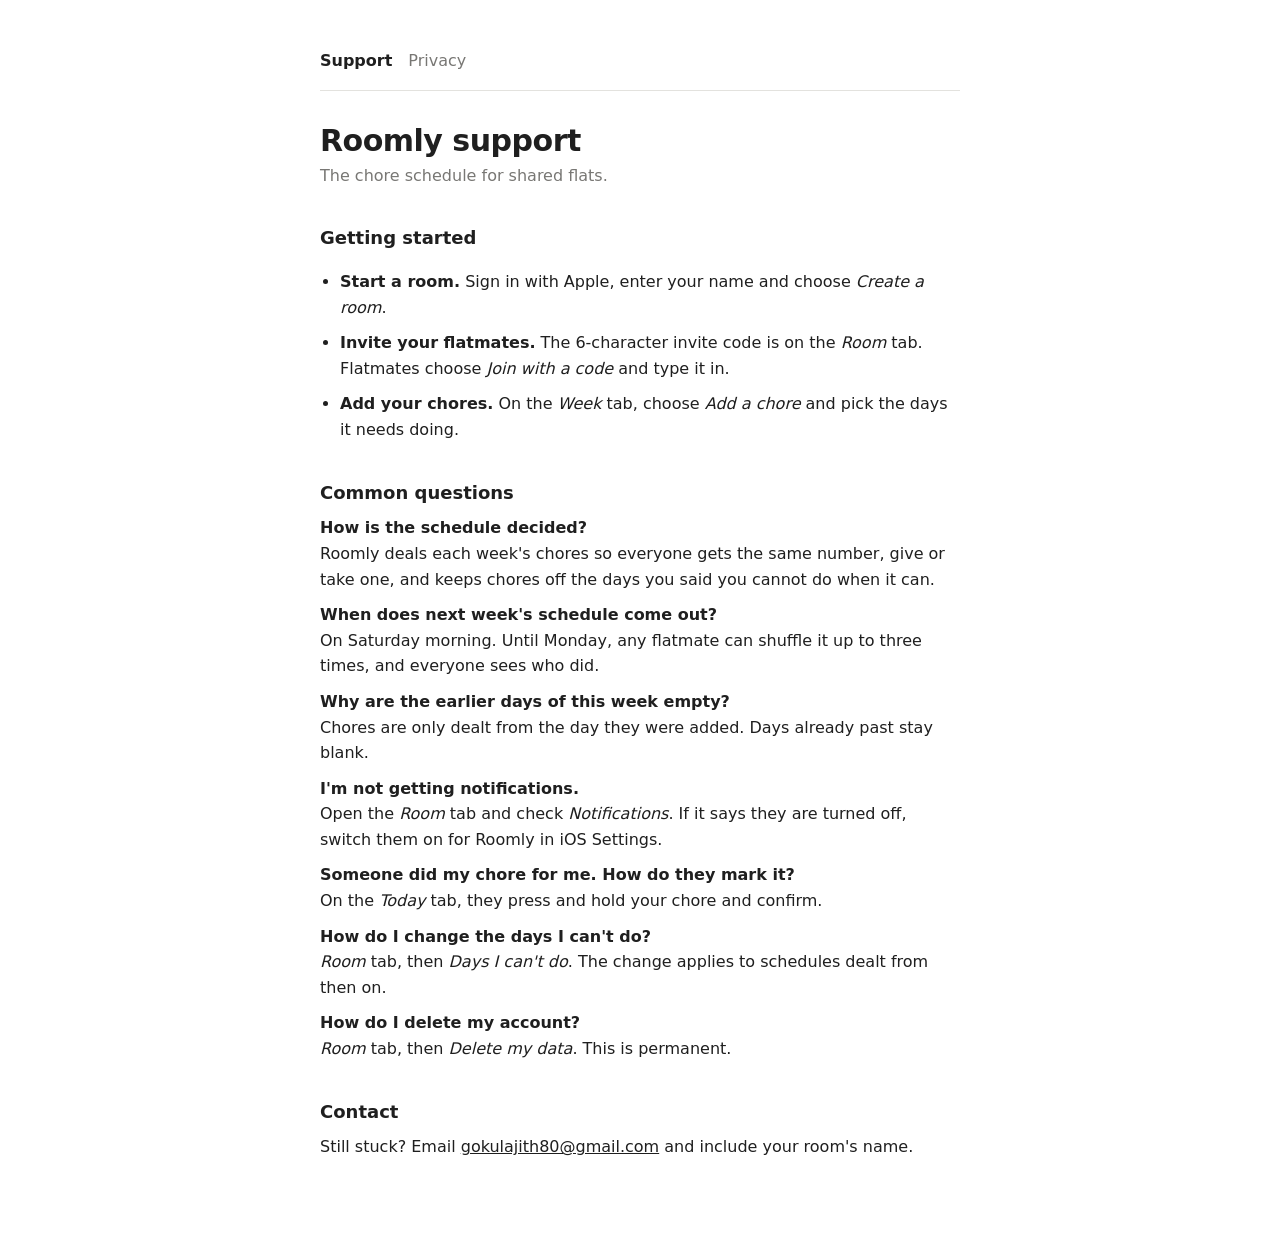
<file: index.html>
<!doctype html>
<html lang="en">
<head>
<meta charset="utf-8">
<meta name="viewport" content="width=device-width, initial-scale=1">
<title>Roomly support</title>
<link rel="stylesheet" href="style.css">
</head>
<body>
<main>
<nav><a href="index.html" aria-current="page">Support</a><a href="privacy.html">Privacy</a></nav>
<h1>Roomly support</h1>
<p class="muted">The chore schedule for shared flats.</p>

<h2>Getting started</h2>
<ul>
<li><strong>Start a room.</strong> Sign in with Apple, enter your name and choose <em>Create a room</em>.</li>
<li><strong>Invite your flatmates.</strong> The 6-character invite code is on the <em>Room</em> tab. Flatmates choose <em>Join with a code</em> and type it in.</li>
<li><strong>Add your chores.</strong> On the <em>Week</em> tab, choose <em>Add a chore</em> and pick the days it needs doing.</li>
</ul>

<h2>Common questions</h2>
<p><strong>How is the schedule decided?</strong><br>Roomly deals each week's chores so everyone gets the same number, give or take one, and keeps chores off the days you said you cannot do when it can.</p>
<p><strong>When does next week's schedule come out?</strong><br>On Saturday morning. Until Monday, any flatmate can shuffle it up to three times, and everyone sees who did.</p>
<p><strong>Why are the earlier days of this week empty?</strong><br>Chores are only dealt from the day they were added. Days already past stay blank.</p>
<p><strong>I'm not getting notifications.</strong><br>Open the <em>Room</em> tab and check <em>Notifications</em>. If it says they are turned off, switch them on for Roomly in iOS Settings.</p>
<p><strong>Someone did my chore for me. How do they mark it?</strong><br>On the <em>Today</em> tab, they press and hold your chore and confirm.</p>
<p><strong>How do I change the days I can't do?</strong><br><em>Room</em> tab, then <em>Days I can't do</em>. The change applies to schedules dealt from then on.</p>
<p><strong>How do I delete my account?</strong><br><em>Room</em> tab, then <em>Delete my data</em>. This is permanent.</p>

<h2>Contact</h2>
<p>Still stuck? Email <a href="mailto:gokulajith80@gmail.com">gokulajith80@gmail.com</a> and include your room's name.</p>
</main>
</body>
</html>
</file>
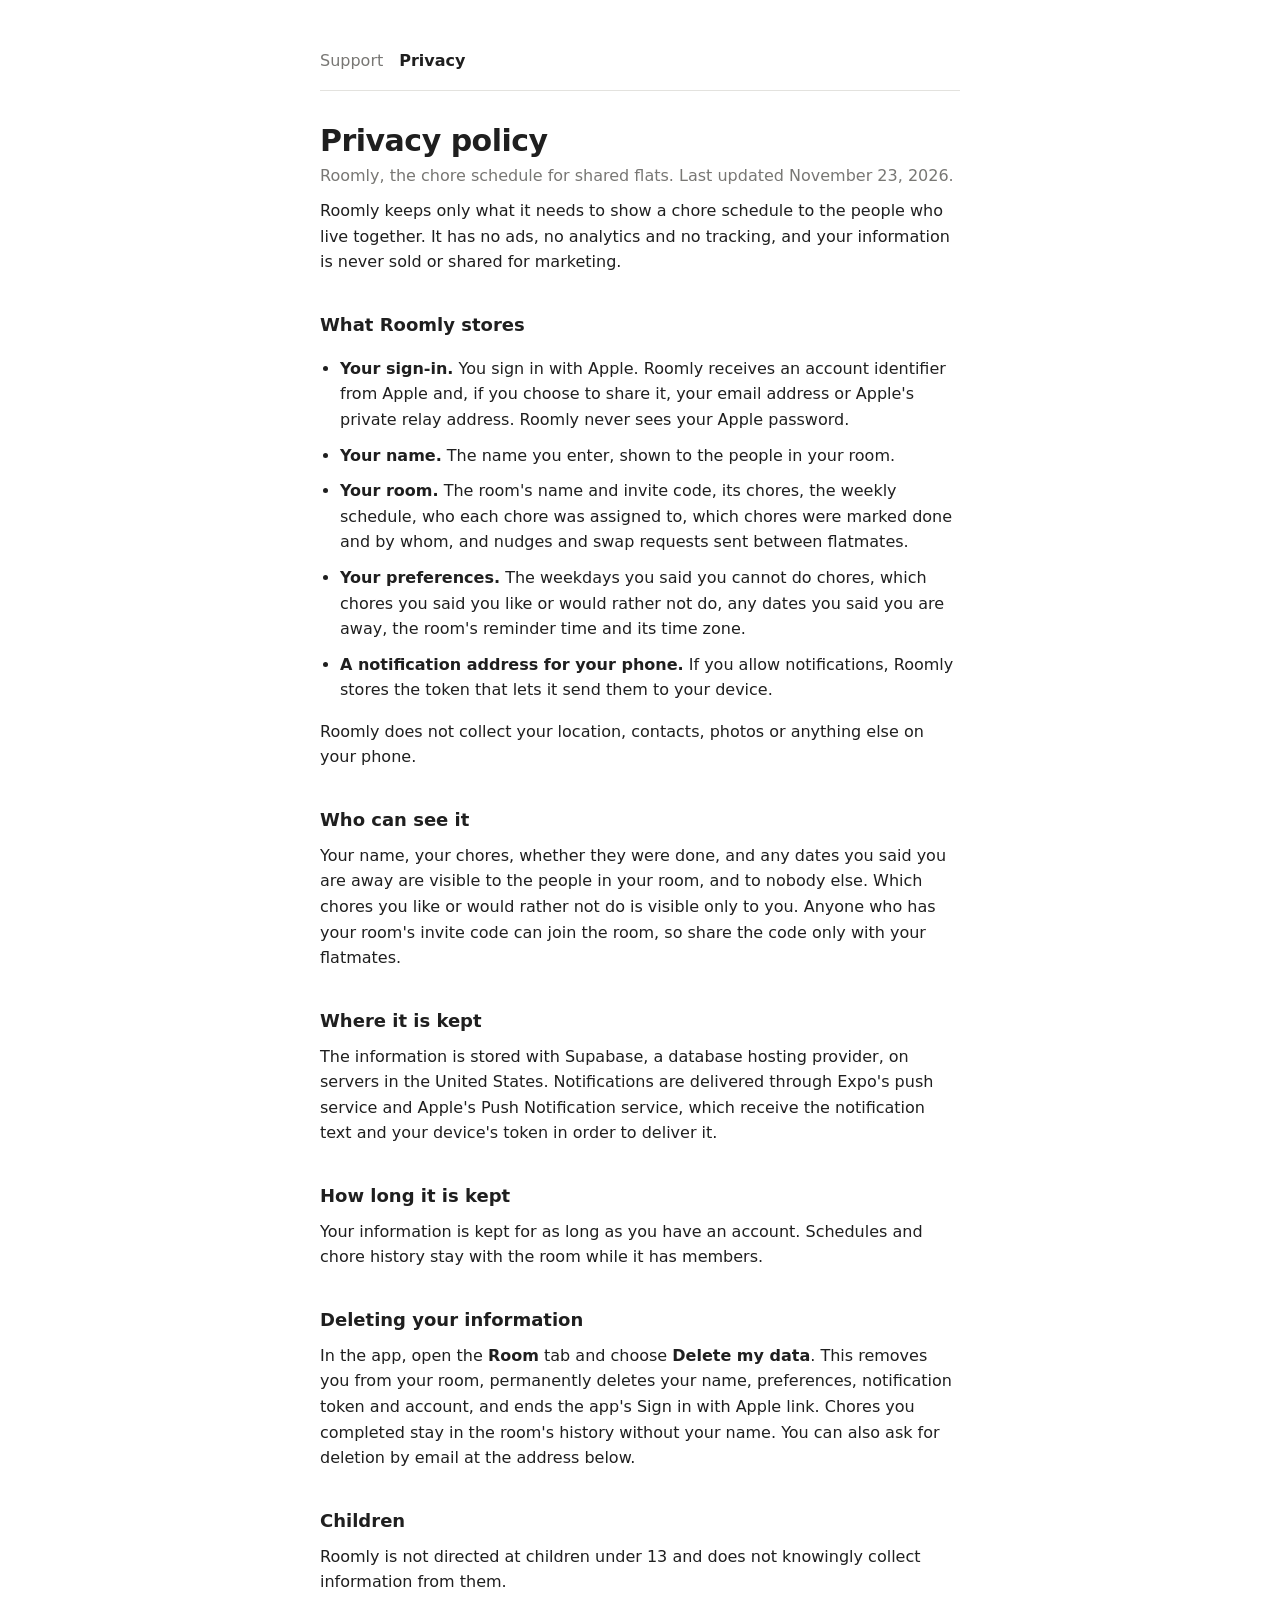
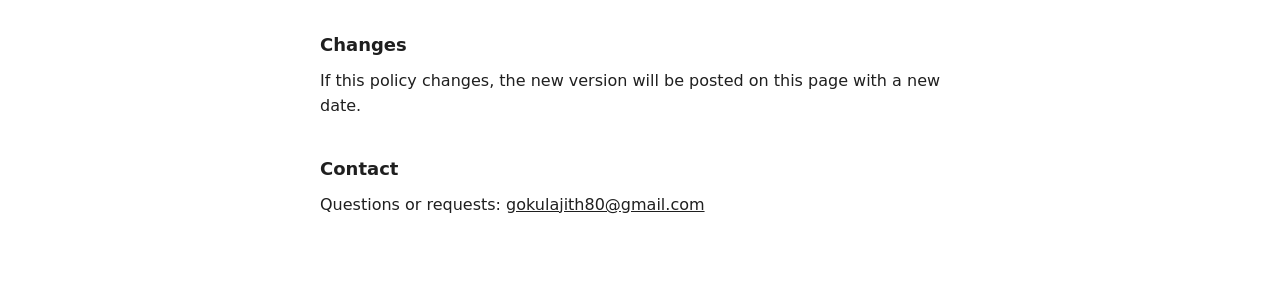
<file: privacy.html>
<!doctype html>
<html lang="en">
<head>
<meta charset="utf-8">
<meta name="viewport" content="width=device-width, initial-scale=1">
<title>Roomly privacy policy</title>
<link rel="stylesheet" href="style.css">
</head>
<body>
<main>
<nav><a href="index.html">Support</a><a href="privacy.html" aria-current="page">Privacy</a></nav>
<h1>Privacy policy</h1>
<p class="muted">Roomly, the chore schedule for shared flats. Last updated November 23, 2026.</p>

<p>Roomly keeps only what it needs to show a chore schedule to the people who live together. It has no ads, no analytics and no tracking, and your information is never sold or shared for marketing.</p>

<h2>What Roomly stores</h2>
<ul>
<li><strong>Your sign-in.</strong> You sign in with Apple. Roomly receives an account identifier from Apple and, if you choose to share it, your email address or Apple's private relay address. Roomly never sees your Apple password.</li>
<li><strong>Your name.</strong> The name you enter, shown to the people in your room.</li>
<li><strong>Your room.</strong> The room's name and invite code, its chores, the weekly schedule, who each chore was assigned to, which chores were marked done and by whom, and nudges and swap requests sent between flatmates.</li>
<li><strong>Your preferences.</strong> The weekdays you said you cannot do chores, which chores you said you like or would rather not do, any dates you said you are away, the room's reminder time and its time zone.</li>
<li><strong>A notification address for your phone.</strong> If you allow notifications, Roomly stores the token that lets it send them to your device.</li>
</ul>
<p>Roomly does not collect your location, contacts, photos or anything else on your phone.</p>

<h2>Who can see it</h2>
<p>Your name, your chores, whether they were done, and any dates you said you are away are visible to the people in your room, and to nobody else. Which chores you like or would rather not do is visible only to you. Anyone who has your room's invite code can join the room, so share the code only with your flatmates.</p>

<h2>Where it is kept</h2>
<p>The information is stored with Supabase, a database hosting provider, on servers in the United States. Notifications are delivered through Expo's push service and Apple's Push Notification service, which receive the notification text and your device's token in order to deliver it.</p>

<h2>How long it is kept</h2>
<p>Your information is kept for as long as you have an account. Schedules and chore history stay with the room while it has members.</p>

<h2>Deleting your information</h2>
<p>In the app, open the <strong>Room</strong> tab and choose <strong>Delete my data</strong>. This removes you from your room, permanently deletes your name, preferences, notification token and account, and ends the app's Sign in with Apple link. Chores you completed stay in the room's history without your name. You can also ask for deletion by email at the address below.</p>

<h2>Children</h2>
<p>Roomly is not directed at children under 13 and does not knowingly collect information from them.</p>

<h2>Changes</h2>
<p>If this policy changes, the new version will be posted on this page with a new date.</p>

<h2>Contact</h2>
<p>Questions or requests: <a href="mailto:gokulajith80@gmail.com">gokulajith80@gmail.com</a></p>
</main>
</body>
</html>
</file>
<file: style.css>
:root { color-scheme: light dark; --text: #1f1f1f; --muted: #787774; --line: #e3e2de; --bg: #ffffff; }
@media (prefers-color-scheme: dark) { :root { --text: #ededec; --muted: #9b9a97; --line: #333333; --bg: #191919; } }
body { margin: 0; background: var(--bg); color: var(--text); font: 16px/1.6 -apple-system, BlinkMacSystemFont, system-ui, "Segoe UI", Helvetica, Arial, sans-serif; }
main { max-width: 640px; margin: 0 auto; padding: 48px 20px 80px; }
h1 { font-size: 30px; line-height: 1.2; letter-spacing: -0.5px; margin: 0 0 4px; }
h2 { font-size: 18px; margin: 36px 0 8px; }
p, li { margin: 0 0 10px; }
ul { padding-left: 20px; }
a { color: inherit; }
.muted { color: var(--muted); }
nav { border-bottom: 1px solid var(--line); margin-bottom: 32px; padding-bottom: 16px; }
nav a { margin-right: 16px; text-decoration: none; color: var(--muted); }
nav a[aria-current] { color: var(--text); font-weight: 600; }
</file>
